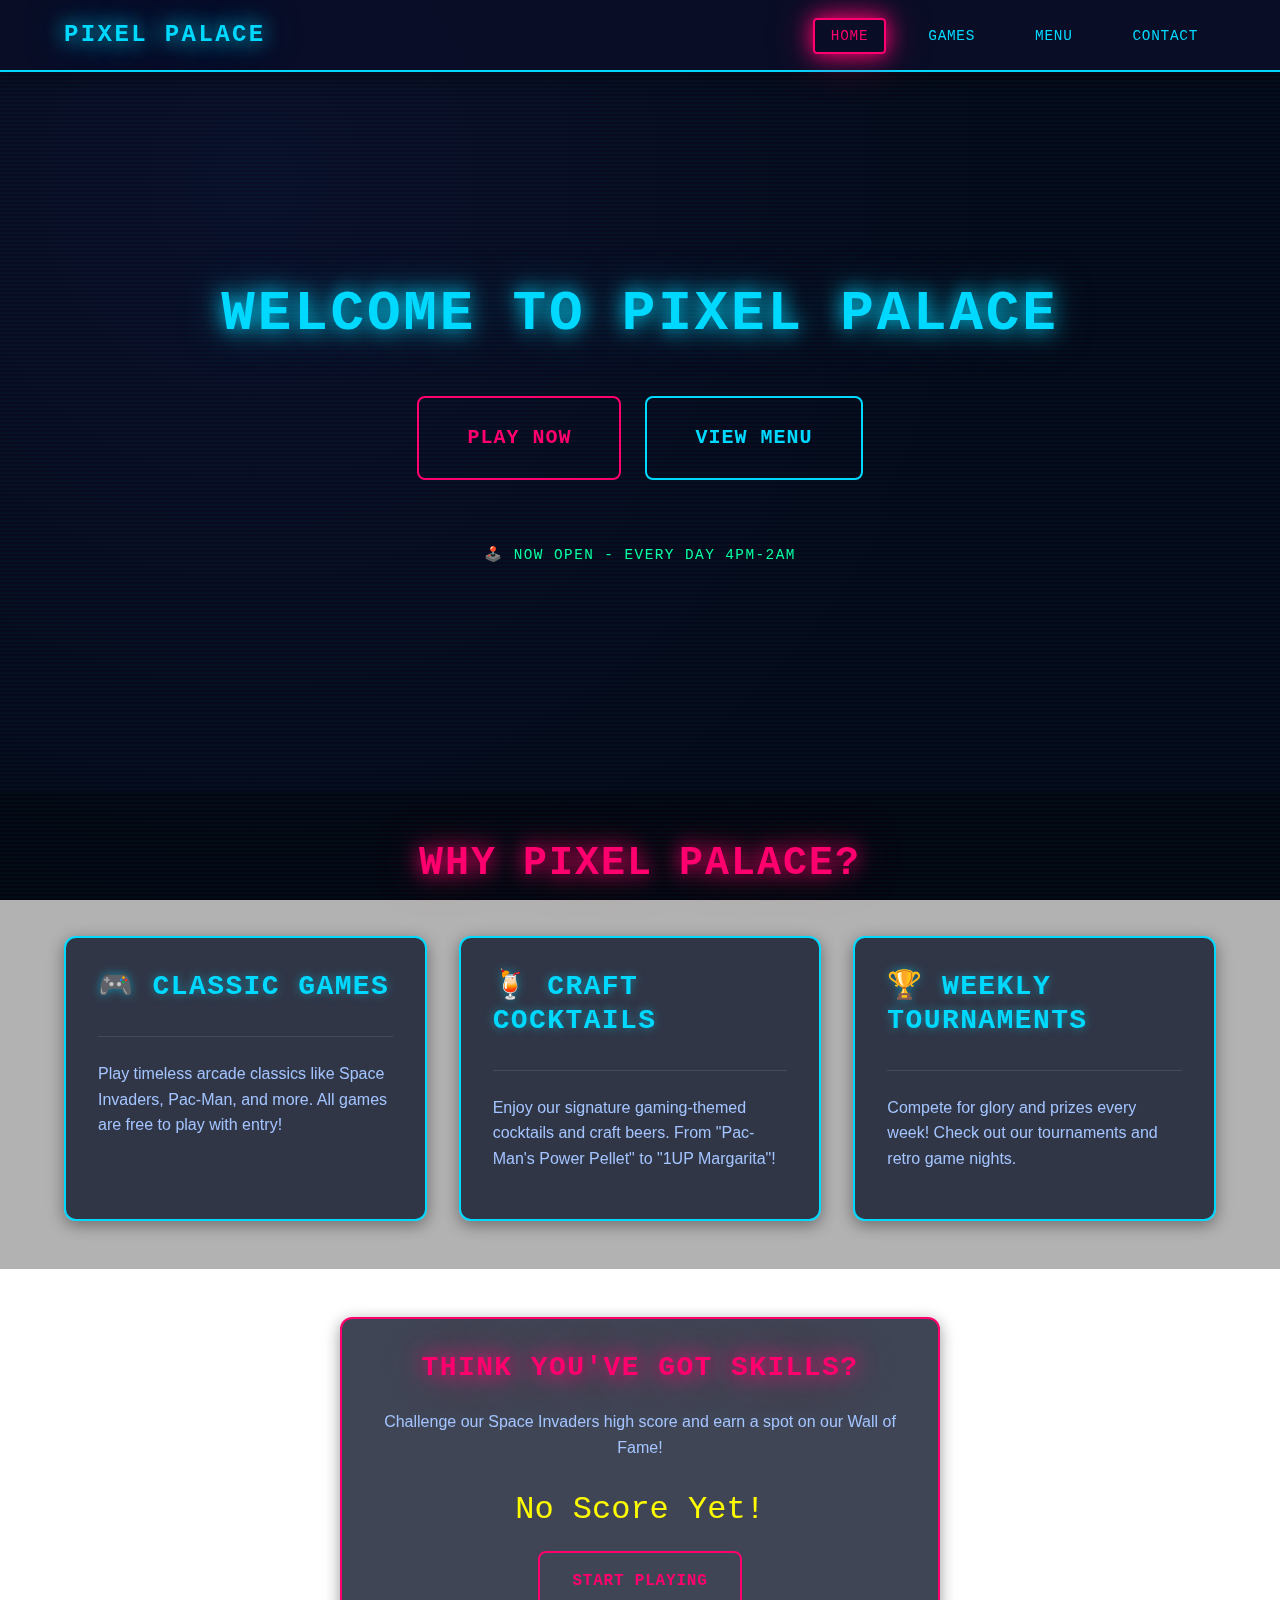
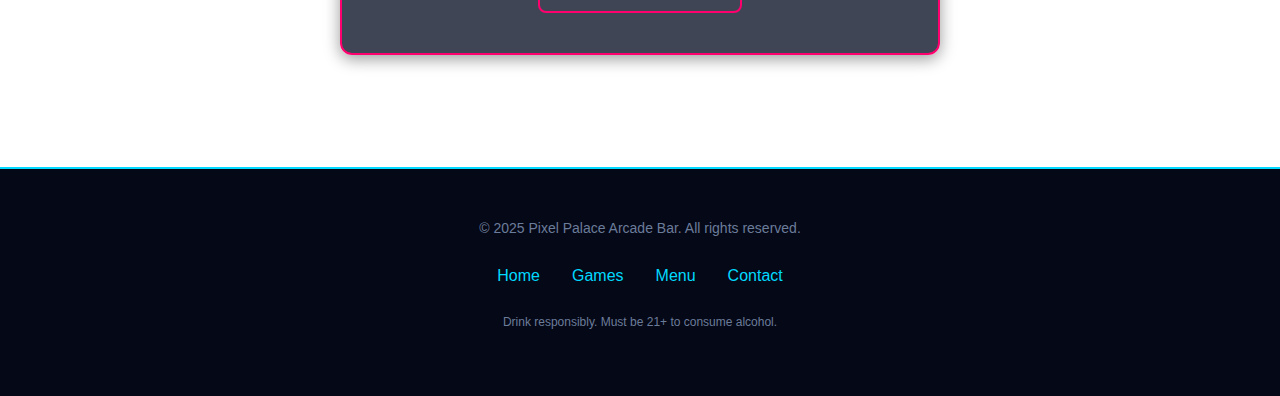
<file: index.html>
<!DOCTYPE html>
<html lang="en">
<head>
  <!-- Meta Tags -->
  <meta charset="UTF-8">
  <meta name="viewport" content="width=device-width, initial-scale=1.0">
  <meta name="description" content="Pixel Palace Arcade Bar - Your premier destination for retro gaming, craft drinks, and arcade tournaments. Play classic games, enjoy neon vibes, and compete for high scores!">
  <meta name="keywords" content="arcade bar, retro gaming, craft drinks, space invaders, tournaments, neon arcade">
  <meta name="author" content="Pixel Palace Arcade">
  
  <!-- Open Graph Tags -->
  <meta property="og:title" content="Pixel Palace Arcade Bar - Retro Gaming & Craft Drinks">
  <meta property="og:description" content="Experience the ultimate arcade bar with classic games, craft cocktails, and weekly tournaments. Join us for retro gaming nights!">
  <meta property="og:type" content="website">
  <meta property="og:url" content="https://pixelpalacearcade.com">
  <meta property="og:image" content="https://pixelpalacearcade.com/images/og-image.jpg">
  
  <!-- Title -->
  <title>Pixel Palace Arcade Bar - Retro Gaming & Craft Drinks</title>
  
  <!-- Stylesheets -->
  <link rel="stylesheet" href="css/main.css">
  
  <!-- Favicon -->
  <link rel="icon" type="image/png" href="favicon.png">
</head>
<body>
  
  <!-- Navigation -->
  <nav class="main-nav">
    <div class="nav-container">
      <a href="index.html" class="nav-logo">Pixel Palace</a>
      
      <button class="menu-toggle" aria-label="Toggle navigation menu" aria-expanded="false">
        <span></span>
        <span></span>
        <span></span>
      </button>
      
      <ul class="nav-links">
        <li><a href="index.html">Home</a></li>
        <li><a href="games.html">Games</a></li>
        <li><a href="menu.html">Menu</a></li>
        <li><a href="contact.html">Contact</a></li>
      </ul>
    </div>
  </nav>

  <!-- Hero Section -->
  <section class="section-hero">
    <div class="container text-center">
      <h1 class="animate-float">Welcome to Pixel Palace</h1>
      
      <div style="display: flex; gap: var(--spacing-md); justify-content: center; flex-wrap: wrap; margin-top: var(--spacing-xl);">
        <a href="games.html" class="btn btn-primary btn-large">Play Now</a>
        <a href="menu.html" class="btn btn-secondary btn-large">View Menu</a>
      </div>
      
      <div style="margin-top: var(--spacing-2xl);">
        <p style="font-family: var(--font-heading); font-size: 0.9rem; text-transform: uppercase; letter-spacing: 0.1em; color: var(--neon-green);">
          🕹️ Now Open - Every Day 4PM-2AM
        </p>
      </div>
    </div>
  </section>

  <!-- Features Section -->
  <section class="section" style="background: rgba(0, 0, 0, 0.3);">
    <div class="container">
      <h2 class="text-center mb-xl">Why Pixel Palace?</h2>
      
      <div class="grid grid-3">
        <div class="card">
          <div class="card-header">
            <h3 class="card-title">🎮 Classic Games</h3>
          </div>
          <div class="card-body">
            <p>Play timeless arcade classics like Space Invaders, Pac-Man, and more. All games are free to play with entry!</p>
          </div>
        </div>
        
        <div class="card">
          <div class="card-header">
            <h3 class="card-title">🍹 Craft Cocktails</h3>
          </div>
          <div class="card-body">
            <p>Enjoy our signature gaming-themed cocktails and craft beers. From "Pac-Man's Power Pellet" to "1UP Margarita"!</p>
          </div>
        </div>
        
        <div class="card">
          <div class="card-header">
            <h3 class="card-title">🏆 Weekly Tournaments</h3>
          </div>
          <div class="card-body">
            <p>Compete for glory and prizes every week! Check out our tournaments and retro game nights.</p>
          </div>
        </div>
      </div>
    </div>
  </section>

  <!-- High Score Callout -->
  <section class="section">
    <div class="container">
      <div class="card text-center" style="border-color: var(--neon-pink); max-width: 600px; margin: 0 auto;">
        <h3 style="color: var(--neon-pink); text-shadow: var(--glow-pink);">Think You've Got Skills?</h3>
        <p style="margin: var(--spacing-md) 0;">Challenge our Space Invaders high score and earn a spot on our Wall of Fame!</p>
        <p style="font-size: 2rem; font-family: var(--font-heading); color: var(--neon-yellow); margin: var(--spacing-sm) 0;" id="currentHighScore">
          Loading...
        </p>
        <a href="games.html" class="btn btn-primary">Start Playing</a>
      </div>
    </div>
  </section>

  <!-- Footer -->
  <footer class="main-footer">
    <div class="footer-content">
      <p class="footer-text">&copy; 2025 Pixel Palace Arcade Bar. All rights reserved.</p>
      <ul class="footer-links">
        <li><a href="index.html">Home</a></li>
        <li><a href="games.html">Games</a></li>
        <li><a href="menu.html">Menu</a></li>
        <li><a href="contact.html">Contact</a></li>
      </ul>
      <p class="footer-text" style="margin-top: var(--spacing-md); font-size: 0.75rem;">
        Drink responsibly. Must be 21+ to consume alcohol.
      </p>
    </div>
  </footer>

  <!-- Scripts -->
  <script src="js/storage.js"></script>
  <script src="js/navigation.js"></script>
  <script src="js/analytics.js"></script>
  <script>
    // Display current high score on home page
    document.addEventListener('DOMContentLoaded', () => {
      const highScoreEl = document.getElementById('currentHighScore');
      if (highScoreEl && typeof StorageManager !== 'undefined') {
        const highScore = StorageManager.getHighScore();
        highScoreEl.textContent = highScore > 0 ? highScore.toLocaleString() : 'No Score Yet!';
      }
    });
  </script>
</body>
</html>
</file>
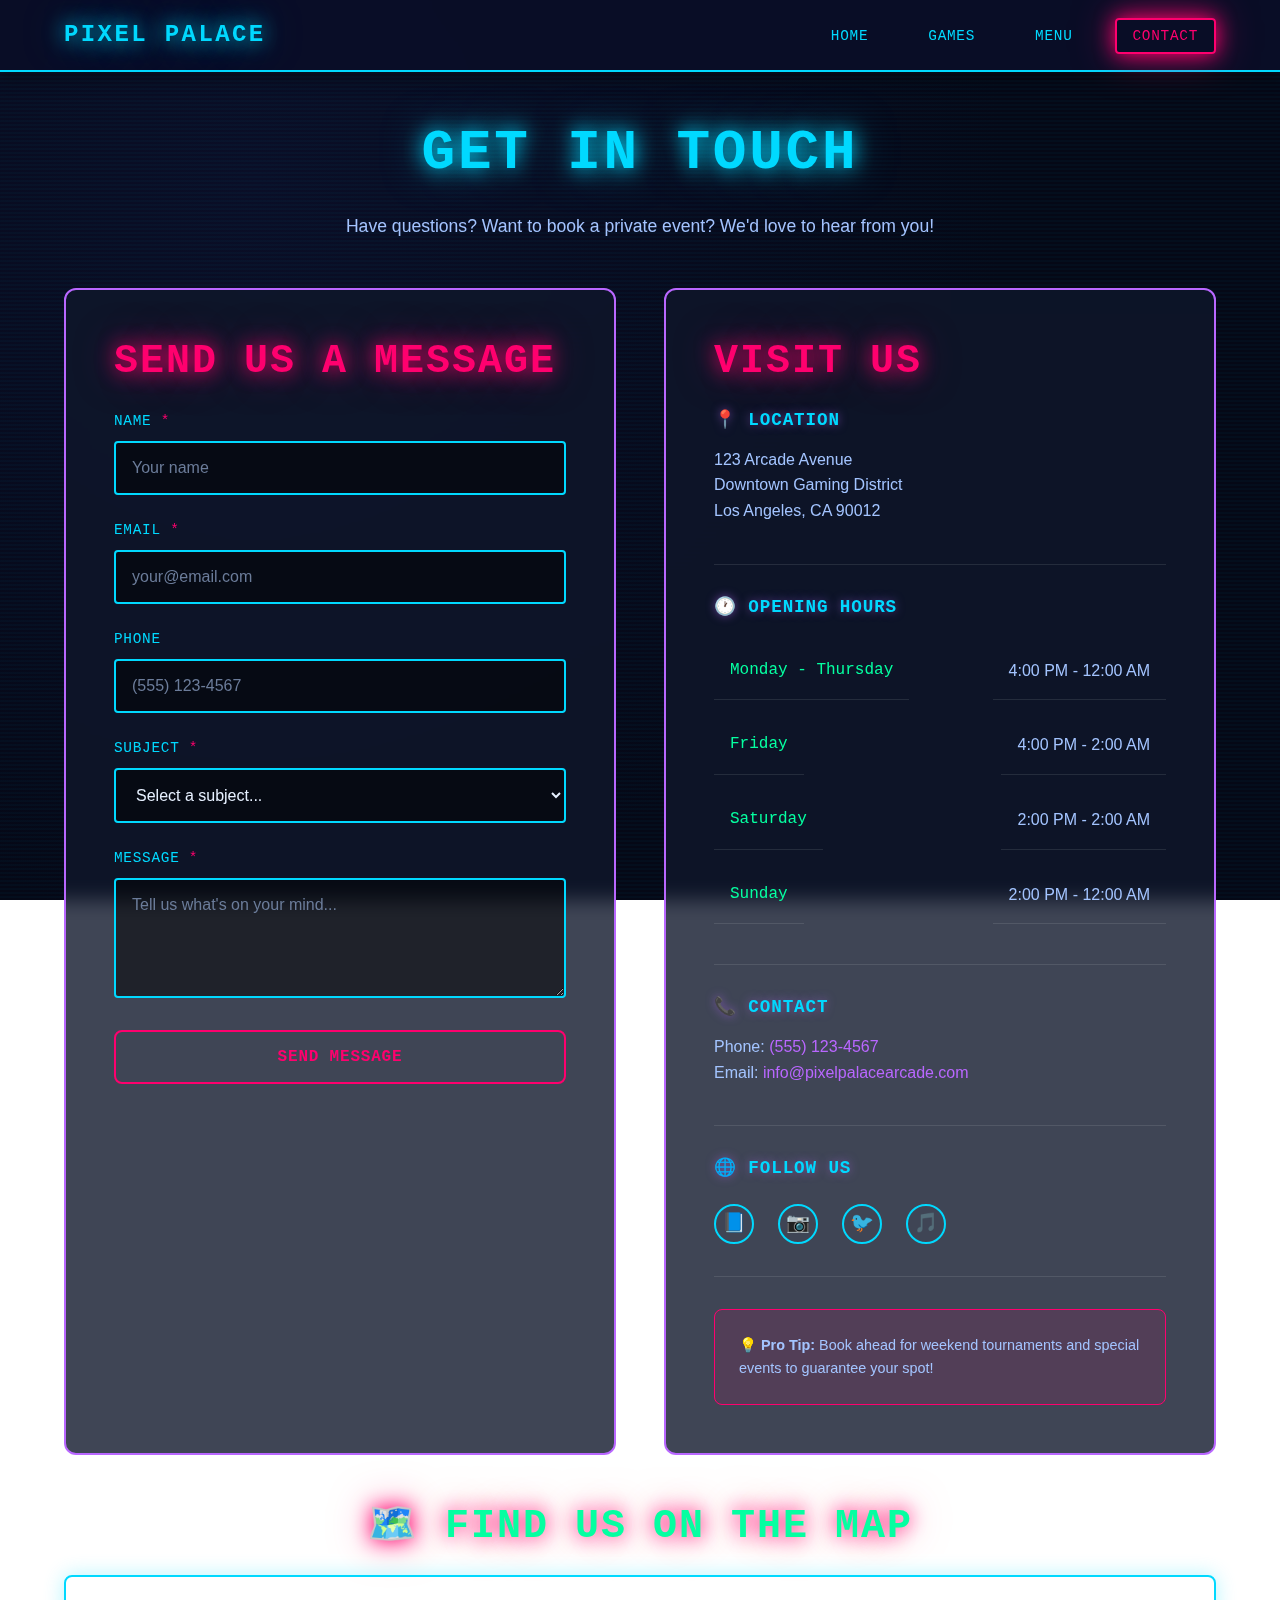
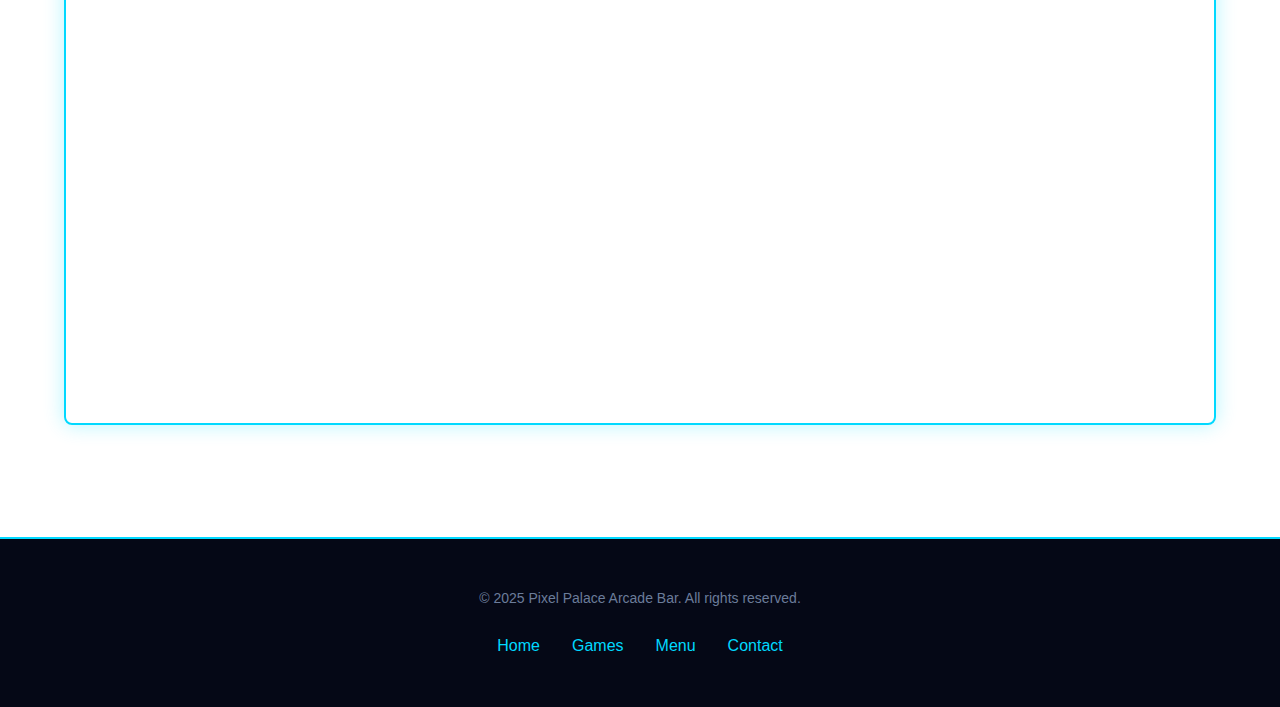
<file: contact.html>
<!DOCTYPE html>
<html lang="en">
<head>
  <!-- Meta Tags -->
  <meta charset="UTF-8">
  <meta name="viewport" content="width=device-width, initial-scale=1.0">
  <meta name="description" content="Contact Pixel Palace Arcade Bar. Get in touch for reservations, private events, or questions. Find our location and opening hours.">
  <meta name="keywords" content="arcade bar contact, reservations, location, hours">
  
  <!-- Open Graph Tags -->
  <meta property="og:title" content="Contact - Pixel Palace Arcade Bar">
  <meta property="og:description" content="Get in touch with Pixel Palace for reservations, events, or inquiries!">
  <meta property="og:type" content="website">
  
  <!-- Title -->
  <title>Contact - Pixel Palace Arcade Bar</title>
  
  <!-- Stylesheets -->
  <link rel="stylesheet" href="css/main.css">
  <style>
    .contact-grid {
      display: grid;
      grid-template-columns: 1fr 1fr;
      gap: var(--spacing-xl);
      margin-top: var(--spacing-xl);
    }

    .contact-form-section,
    .contact-info-section {
      background: var(--bg-card);
      border: 2px solid var(--neon-purple);
      border-radius: var(--radius-lg);
      padding: var(--spacing-xl);
      backdrop-filter: blur(10px);
    }

    .contact-form-section h2,
    .contact-info-section h2 {
      margin-top: 0;
    }

    .form-group {
      margin-bottom: var(--spacing-md);
    }

    .form-label {
      display: block;
      font-family: var(--font-heading);
      font-size: 0.9rem;
      text-transform: uppercase;
      letter-spacing: 0.05em;
      color: var(--neon-blue);
      margin-bottom: var(--spacing-xs);
    }

    .form-label .required {
      color: var(--neon-pink);
    }

    .form-control {
      width: 100%;
      padding: var(--spacing-sm);
      font-family: var(--font-body);
      font-size: 1rem;
      background: rgba(0, 0, 0, 0.5);
      border: 2px solid var(--neon-blue);
      border-radius: var(--radius-sm);
      color: var(--text-primary);
      transition: all var(--transition-fast);
    }

    .form-control:focus {
      outline: none;
      border-color: var(--neon-purple);
      box-shadow: 0 0 15px rgba(185, 103, 255, 0.5);
    }

    .form-control.error {
      border-color: var(--neon-pink);
    }

    .form-control::placeholder {
      color: var(--text-muted);
    }

    .form-error {
      display: block;
      margin-top: var(--spacing-xs);
      font-size: 0.875rem;
      color: var(--neon-pink);
      font-family: var(--font-heading);
    }

    textarea.form-control {
      resize: vertical;
      min-height: 120px;
      font-family: var(--font-body);
    }

    .form-success {
      background: rgba(5, 255, 161, 0.1);
      border: 2px solid var(--neon-green);
      border-radius: var(--radius-md);
      padding: var(--spacing-md);
      color: var(--neon-green);
      text-align: center;
      margin-bottom: var(--spacing-md);
      display: none;
    }

    .form-success.show {
      display: block;
    }

    .info-item {
      margin-bottom: var(--spacing-lg);
      padding-bottom: var(--spacing-lg);
      border-bottom: 1px solid rgba(255, 255, 255, 0.1);
    }

    .info-item:last-child {
      border-bottom: none;
      margin-bottom: 0;
      padding-bottom: 0;
    }

    .info-item h3 {
      font-size: 1.1rem;
      margin-bottom: var(--spacing-sm);
      color: var(--neon-blue);
    }

    .info-item p {
      color: var(--text-secondary);
      margin-bottom: var(--spacing-xs);
    }

    .info-item a {
      color: var(--neon-purple);
    }

    .hours-table {
      width: 100%;
      margin-top: var(--spacing-sm);
    }

    .hours-table tr {
      display: flex;
      justify-content: space-between;
      padding: var(--spacing-xs) 0;
    }

    .hours-table td:first-child {
      font-family: var(--font-heading);
      color: var(--neon-green);
    }

    .hours-table td:last-child {
      color: var(--text-secondary);
    }

    .social-links {
      display: flex;
      gap: var(--spacing-md);
      margin-top: var(--spacing-md);
    }

    .social-link {
      display: inline-flex;
      align-items: center;
      justify-content: center;
      width: 40px;
      height: 40px;
      border: 2px solid var(--neon-blue);
      border-radius: 50%;
      font-size: 1.2rem;
      transition: all var(--transition-fast);
    }

    .social-link:hover {
      border-color: var(--neon-pink);
      box-shadow: var(--glow-pink);
      transform: translateY(-3px);
    }

    .map-section {
      margin-top: var(--spacing-xl);
    }

    .map-section h2 {
      margin-top: 0;
      margin-bottom: var(--spacing-md);
      color: var(--neon-green);
      text-align: center;
    }

    .map-container {
      position: relative;
      width: 100%;
      height: 450px;
      border-radius: var(--radius-md);
      overflow: hidden;
      border: 2px solid var(--neon-blue);
      box-shadow: 0 0 20px rgba(0, 225, 255, 0.3);
    }

    .map-container iframe {
      width: 100%;
      height: 100%;
      border: 0;
      filter: brightness(0.9) contrast(1.1) saturate(0.8);
    }

    @media (max-width: 768px) {
      .contact-grid {
        grid-template-columns: 1fr;
      }

      .map-container {
        height: 350px;
      }
    }
  </style>
</head>
<body>
  
  <!-- Navigation -->
  <nav class="main-nav">
    <div class="nav-container">
      <a href="index.html" class="nav-logo">Pixel Palace</a>
      
      <button class="menu-toggle" aria-label="Toggle navigation menu" aria-expanded="false">
        <span></span>
        <span></span>
        <span></span>
      </button>
      
      <ul class="nav-links">
        <li><a href="index.html">Home</a></li>
        <li><a href="games.html">Games</a></li>
        <li><a href="menu.html">Menu</a></li>
        <li><a href="contact.html">Contact</a></li>
      </ul>
    </div>
  </nav>

  <!-- Main Content -->
  <main class="section">
    <div class="container">
      <h1 class="text-center mb-md">Get In Touch</h1>
      <p class="text-center mb-xl" style="color: var(--text-secondary); font-size: 1.1rem; max-width: 700px; margin-left: auto; margin-right: auto;">
        Have questions? Want to book a private event? We'd love to hear from you!
      </p>

      <div class="contact-grid">
        <!-- Contact Form -->
        <div class="contact-form-section">
          <h2>Send Us a Message</h2>
          
          <div class="form-success" id="formSuccess">
            ✓ Message sent successfully! We'll get back to you within 24 hours.
          </div>

          <form id="contactForm" novalidate>
            <div class="form-group">
              <label for="name" class="form-label">
                Name <span class="required">*</span>
              </label>
              <input 
                type="text" 
                id="name" 
                name="name" 
                class="form-control" 
                placeholder="Your name"
                required
              >
              <span class="form-error" id="nameError"></span>
            </div>

            <div class="form-group">
              <label for="email" class="form-label">
                Email <span class="required">*</span>
              </label>
              <input 
                type="email" 
                id="email" 
                name="email" 
                class="form-control" 
                placeholder="your@email.com"
                required
              >
              <span class="form-error" id="emailError"></span>
            </div>

            <div class="form-group">
              <label for="phone" class="form-label">
                Phone
              </label>
              <input 
                type="tel" 
                id="phone" 
                name="phone" 
                class="form-control" 
                placeholder="(555) 123-4567"
              >
              <span class="form-error" id="phoneError"></span>
            </div>

            <div class="form-group">
              <label for="subject" class="form-label">
                Subject <span class="required">*</span>
              </label>
              <select id="subject" name="subject" class="form-control" required>
                <option value="">Select a subject...</option>
                <option value="general">General Inquiry</option>
                <option value="reservation">Reservation</option>
                <option value="private-event">Private Event</option>
                <option value="tournament">Tournament Info</option>
                <option value="feedback">Feedback</option>
                <option value="other">Other</option>
              </select>
              <span class="form-error" id="subjectError"></span>
            </div>

            <div class="form-group">
              <label for="message" class="form-label">
                Message <span class="required">*</span>
              </label>
              <textarea 
                id="message" 
                name="message" 
                class="form-control" 
                placeholder="Tell us what's on your mind..."
                required
              ></textarea>
              <span class="form-error" id="messageError"></span>
            </div>

            <button type="submit" class="btn btn-primary" style="width: 100%;">
              Send Message
            </button>
          </form>
        </div>

        <!-- Contact Information -->
        <div class="contact-info-section">
          <h2>Visit Us</h2>

          <div class="info-item">
            <h3>📍 Location</h3>
            <p>
              123 Arcade Avenue<br>
              Downtown Gaming District<br>
              Los Angeles, CA 90012
            </p>
          </div>

          <div class="info-item">
            <h3>🕐 Opening Hours</h3>
            <table class="hours-table">
              <tr>
                <td>Monday - Thursday</td>
                <td>4:00 PM - 12:00 AM</td>
              </tr>
              <tr>
                <td>Friday</td>
                <td>4:00 PM - 2:00 AM</td>
              </tr>
              <tr>
                <td>Saturday</td>
                <td>2:00 PM - 2:00 AM</td>
              </tr>
              <tr>
                <td>Sunday</td>
                <td>2:00 PM - 12:00 AM</td>
              </tr>
            </table>
          </div>

          <div class="info-item">
            <h3>📞 Contact</h3>
            <p>
              Phone: <a href="tel:+15551234567">(555) 123-4567</a><br>
              Email: <a href="mailto:info@pixelpalacearcade.com">info@pixelpalacearcade.com</a>
            </p>
          </div>

          <div class="info-item">
            <h3>🌐 Follow Us</h3>
            <div class="social-links">
              <a href="#" class="social-link" aria-label="Facebook" title="Facebook">📘</a>
              <a href="#" class="social-link" aria-label="Instagram" title="Instagram">📷</a>
              <a href="#" class="social-link" aria-label="Twitter" title="Twitter">🐦</a>
              <a href="#" class="social-link" aria-label="TikTok" title="TikTok">🎵</a>
            </div>
          </div>

          <div class="info-item" style="background: rgba(255, 0, 110, 0.1); border: 1px solid var(--neon-pink); border-radius: var(--radius-md); padding: var(--spacing-md); margin-top: var(--spacing-lg);">
            <p style="margin: 0; font-size: 0.9rem;">
              💡 <strong>Pro Tip:</strong> Book ahead for weekend tournaments and special events to guarantee your spot!
            </p>
          </div>
        </div>
      </div>

      <!-- Map Section -->
      <div class="map-section">
        <h2>🗺️ Find Us on the Map</h2>
        <div class="map-container">
          <iframe 
            src="https://www.google.com/maps/embed?pb=!1m18!1m12!1m3!1d3305.419928373784!2d-118.24565892347437!3d34.05223561826247!2m3!1f0!2f0!3f0!3m2!1i1024!2i768!4f13.1!3m3!1m2!1s0x80c2c7b1e3c9c9c9%3A0x1234567890abcdef!2s123%20Arcade%20Avenue%2C%20Los%20Angeles%2C%20CA%2090012!5e0!3m2!1sen!2sus!4v1234567890123!5m2!1sen!2sus"
            allowfullscreen=""
            loading="lazy"
            referrerpolicy="no-referrer-when-downgrade"
            title="Pixel Palace Arcade Bar Location Map"
            aria-label="Map showing the location of Pixel Palace Arcade Bar at 123 Arcade Avenue, Los Angeles">
          </iframe>
        </div>
      </div>
    </div>
  </main>

  <!-- Footer -->
  <footer class="main-footer">
    <div class="footer-content">
      <p class="footer-text">&copy; 2025 Pixel Palace Arcade Bar. All rights reserved.</p>
      <ul class="footer-links">
        <li><a href="index.html">Home</a></li>
        <li><a href="games.html">Games</a></li>
        <li><a href="menu.html">Menu</a></li>
        <li><a href="contact.html">Contact</a></li>
      </ul>
    </div>
  </footer>

  <!-- Scripts -->
  <script src="js/storage.js"></script>
  <script src="js/navigation.js"></script>
  <script src="js/analytics.js"></script>
  <script>
    // Contact form validation and handling
    (function() {
      'use strict';

      const form = document.getElementById('contactForm');
      const formSuccess = document.getElementById('formSuccess');

      // Validation rules
      const validationRules = {
        name: {
          required: true,
          minLength: 2,
          message: 'Please enter your name (at least 2 characters)'
        },
        email: {
          required: true,
          pattern: /^[^\s@]+@[^\s@]+\.[^\s@]+$/,
          message: 'Please enter a valid email address'
        },
        phone: {
          required: false,
          pattern: /^[\d\s\-\(\)]+$/,
          message: 'Please enter a valid phone number'
        },
        subject: {
          required: true,
          message: 'Please select a subject'
        },
        message: {
          required: true,
          minLength: 10,
          message: 'Please enter a message (at least 10 characters)'
        }
      };

      // Validate field
      function validateField(fieldName, value) {
        const rules = validationRules[fieldName];
        if (!rules) return { valid: true };

        // Required check
        if (rules.required && !value.trim()) {
          return { valid: false, message: rules.message };
        }

        // Skip other validations if field is optional and empty
        if (!rules.required && !value.trim()) {
          return { valid: true };
        }

        // Min length check
        if (rules.minLength && value.trim().length < rules.minLength) {
          return { valid: false, message: rules.message };
        }

        // Pattern check
        if (rules.pattern && !rules.pattern.test(value.trim())) {
          return { valid: false, message: rules.message };
        }

        return { valid: true };
      }

      // Show error
      function showError(fieldName, message) {
        const field = document.getElementById(fieldName);
        const errorEl = document.getElementById(`${fieldName}Error`);
        
        if (field) field.classList.add('error');
        if (errorEl) errorEl.textContent = message;
      }

      // Clear error
      function clearError(fieldName) {
        const field = document.getElementById(fieldName);
        const errorEl = document.getElementById(`${fieldName}Error`);
        
        if (field) field.classList.remove('error');
        if (errorEl) errorEl.textContent = '';
      }

      // Validate all fields
      function validateForm() {
        let isValid = true;
        const formData = new FormData(form);

        Object.keys(validationRules).forEach(fieldName => {
          const value = formData.get(fieldName) || '';
          const validation = validateField(fieldName, value);

          if (!validation.valid) {
            showError(fieldName, validation.message);
            isValid = false;
          } else {
            clearError(fieldName);
          }
        });

        return isValid;
      }

      // Real-time validation
      Object.keys(validationRules).forEach(fieldName => {
        const field = document.getElementById(fieldName);
        if (!field) return;

        field.addEventListener('blur', () => {
          const validation = validateField(fieldName, field.value);
          if (!validation.valid) {
            showError(fieldName, validation.message);
          } else {
            clearError(fieldName);
          }
        });

        field.addEventListener('input', () => {
          // Clear error on input if field was previously invalid
          const errorEl = document.getElementById(`${fieldName}Error`);
          if (errorEl && errorEl.textContent) {
            clearError(fieldName);
          }
        });
      });

      // Form submission
      form.addEventListener('submit', (e) => {
        e.preventDefault();

        // Validate form
        if (!validateForm()) {
          // Scroll to first error
          const firstError = form.querySelector('.form-control.error');
          if (firstError) {
            firstError.scrollIntoView({ behavior: 'smooth', block: 'center' });
            firstError.focus();
          }
          return;
        }

        // Get form data
        const formData = new FormData(form);
        const data = Object.fromEntries(formData.entries());

        // In production, this would send to a server
        console.log('Form submitted:', data);

        // Track form submission
        if (typeof window.trackEvent === 'function') {
          window.trackEvent('contact_form_submit', {
            subject: data.subject
          });
        }

        // Show success message
        formSuccess.classList.add('show');
        form.reset();

        // Scroll to success message
        formSuccess.scrollIntoView({ behavior: 'smooth', block: 'center' });

        // Hide success message after 5 seconds
        setTimeout(() => {
          formSuccess.classList.remove('show');
        }, 5000);
      });
    })();
  </script>
</body>
</html>
</file>
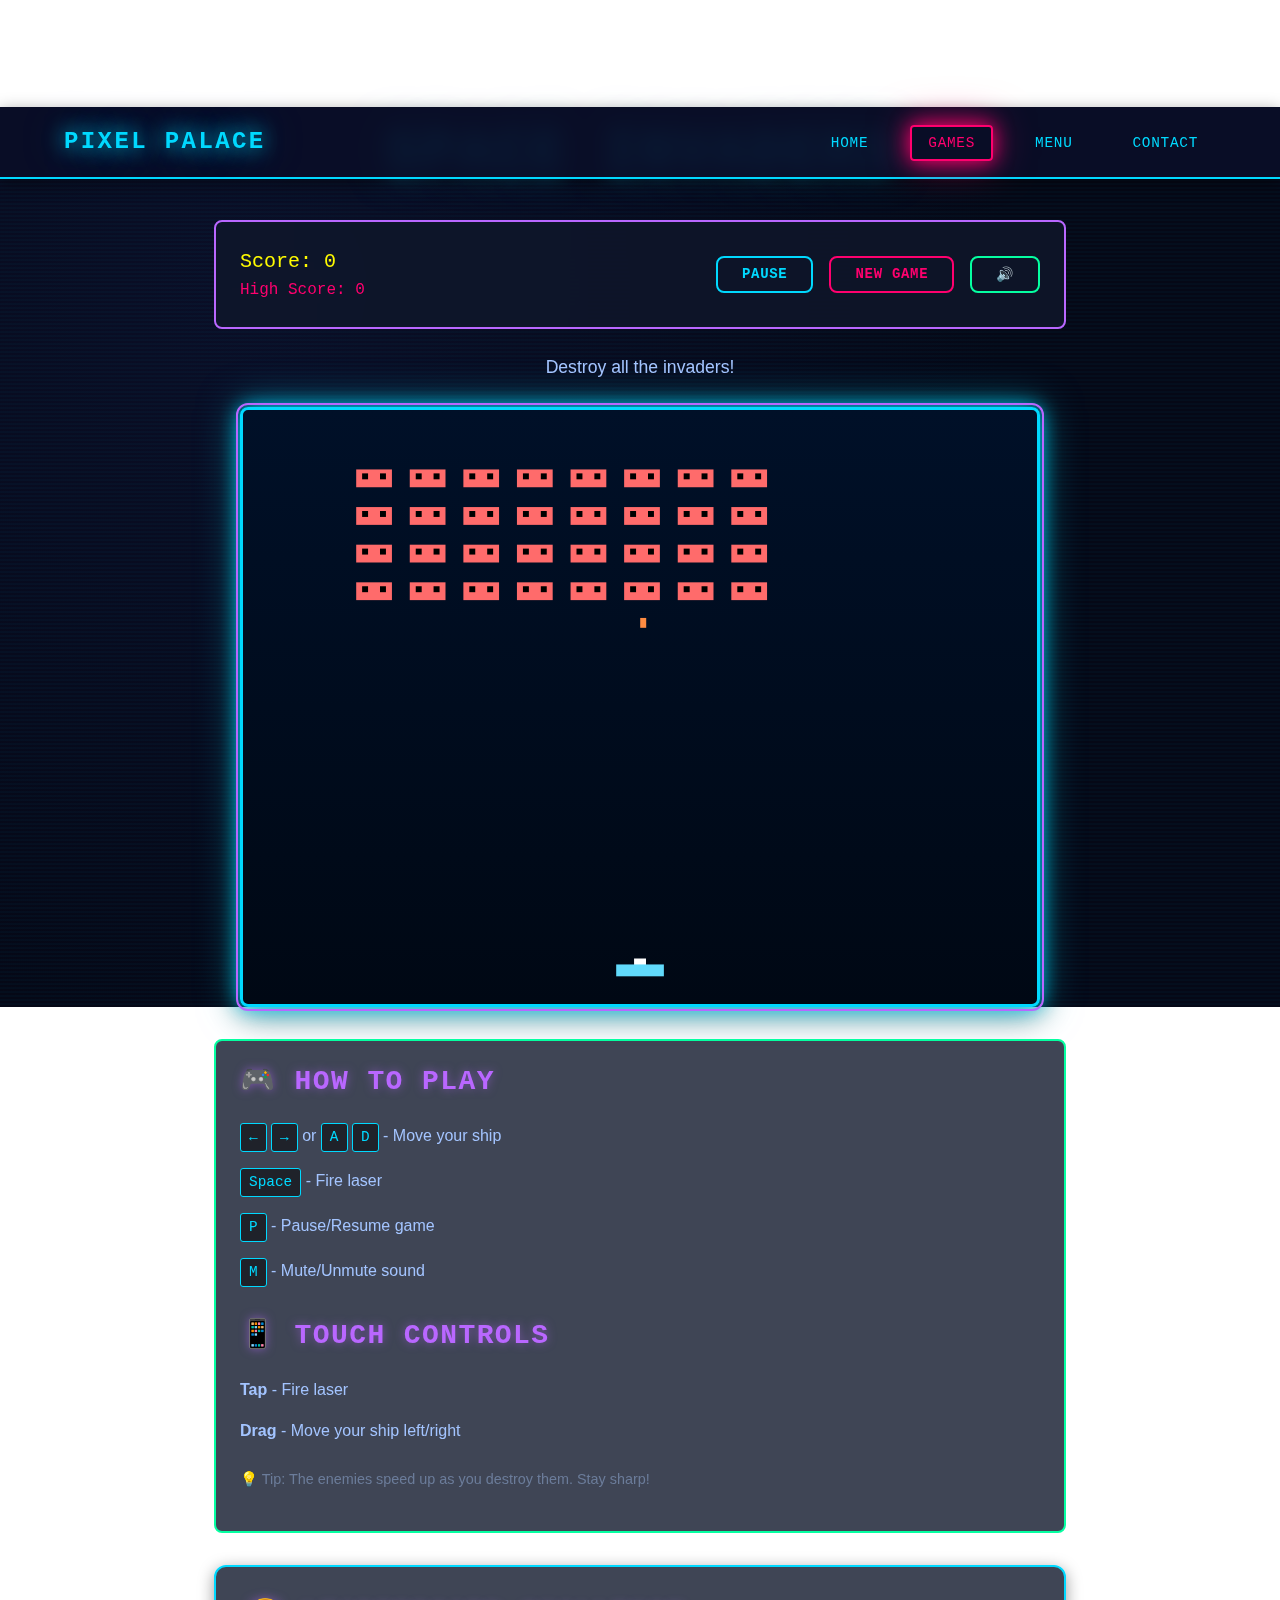
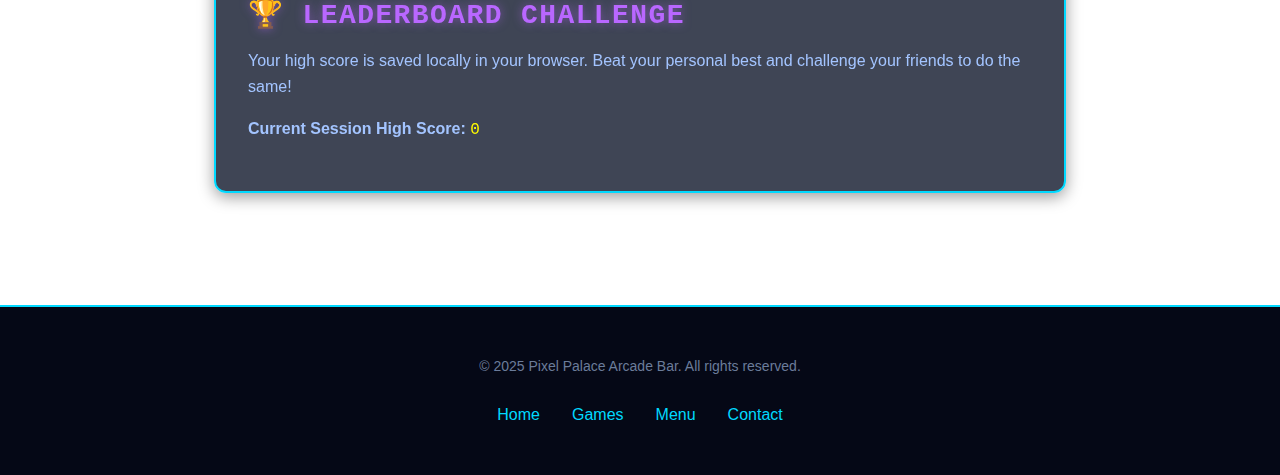
<file: games.html>
<!DOCTYPE html>
<html lang="en">
<head>
  <!-- Meta Tags -->
  <meta charset="UTF-8">
  <meta name="viewport" content="width=device-width, initial-scale=1.0">
  <meta name="description" content="Play Space Invaders and other classic arcade games at Pixel Palace. Test your skills and climb the leaderboard!">
  <meta name="keywords" content="space invaders, arcade games, online games, retro gaming">
  
  <!-- Open Graph Tags -->
  <meta property="og:title" content="Play Games - Pixel Palace Arcade Bar">
  <meta property="og:description" content="Play Space Invaders and compete for high scores at Pixel Palace Arcade Bar!">
  <meta property="og:type" content="website">
  
  <!-- Title -->
  <title>Play Games - Pixel Palace Arcade Bar</title>
  
  <!-- Stylesheets -->
  <link rel="stylesheet" href="css/main.css">
  <style>
    .game-container {
      max-width: 900px;
      margin: 0 auto;
    }

    .game-hud {
      display: flex;
      justify-content: space-between;
      align-items: center;
      flex-wrap: wrap;
      gap: var(--spacing-sm);
      margin-bottom: var(--spacing-md);
      padding: var(--spacing-md);
      background: var(--bg-card);
      border: 2px solid var(--neon-purple);
      border-radius: var(--radius-md);
      backdrop-filter: blur(10px);
    }

    .score-display {
      font-family: var(--font-heading);
      font-size: 1.25rem;
      color: var(--neon-yellow);
    }

    .high-score-display {
      font-family: var(--font-heading);
      font-size: 1rem;
      color: var(--neon-pink);
    }

    .game-controls {
      display: flex;
      gap: var(--spacing-sm);
      flex-wrap: wrap;
    }

    #gameCanvas {
      display: block;
      width: 100%;
      max-width: 800px;
      height: auto;
      aspect-ratio: 4 / 3;
      margin: 0 auto var(--spacing-md);
      background: linear-gradient(#001028, #000814);
      border: 3px solid var(--neon-blue);
      border-radius: var(--radius-md);
      box-shadow: var(--glow-blue), var(--shadow-lg);
      cursor: crosshair;
    }

    .game-message {
      text-align: center;
      font-size: 1.1rem;
      color: var(--text-secondary);
      margin-bottom: var(--spacing-md);
      min-height: 30px;
    }

    .game-message.win {
      color: var(--neon-green);
      font-weight: 700;
      text-shadow: var(--glow-green);
    }

    .game-message.lose {
      color: var(--neon-pink);
      font-weight: 700;
      text-shadow: var(--glow-pink);
    }

    .game-instructions {
      background: var(--bg-card);
      border: 2px solid var(--neon-green);
      border-radius: var(--radius-md);
      padding: var(--spacing-md);
      margin-top: var(--spacing-lg);
    }

    .game-instructions h3 {
      margin-bottom: var(--spacing-sm);
    }

    .game-instructions ul {
      list-style: none;
      padding: 0;
    }

    .game-instructions li {
      padding: var(--spacing-xs) 0;
      color: var(--text-secondary);
    }

    .game-instructions kbd {
      display: inline-block;
      padding: 2px 8px;
      background: rgba(0, 0, 0, 0.5);
      border: 1px solid var(--neon-blue);
      border-radius: 3px;
      font-family: var(--font-heading);
      font-size: 0.9em;
      color: var(--neon-blue);
    }

    @media (max-width: 768px) {
      .game-hud {
        flex-direction: column;
        text-align: center;
      }

      .game-controls {
        justify-content: center;
      }

      #gameCanvas {
        border-width: 2px;
      }
    }
  </style>
</head>
<body>
  
  <!-- Navigation -->
  <nav class="main-nav">
    <div class="nav-container">
      <a href="index.html" class="nav-logo">Pixel Palace</a>
      
      <button class="menu-toggle" aria-label="Toggle navigation menu" aria-expanded="false">
        <span></span>
        <span></span>
        <span></span>
      </button>
      
      <ul class="nav-links">
        <li><a href="index.html">Home</a></li>
        <li><a href="games.html">Games</a></li>
        <li><a href="menu.html">Menu</a></li>
        <li><a href="contact.html">Contact</a></li>
      </ul>
    </div>
  </nav>

  <!-- Main Content -->
  <main class="section">
    <div class="container game-container">
      <h1 class="text-center mb-lg">Space Invaders</h1>

      <!-- Game HUD -->
      <div class="game-hud">
        <div>
          <div class="score-display" id="score">Score: 0</div>
          <div class="high-score-display" id="highScore">High Score: 0</div>
        </div>
        
        <div class="game-controls">
          <button id="pauseBtn" class="btn btn-secondary btn-small">
            <span id="pauseText">Pause</span>
          </button>
          <button id="resetBtn" class="btn btn-primary btn-small">New Game</button>
          <button id="muteBtn" class="btn btn-small" style="border-color: var(--neon-green); color: var(--neon-green);" aria-pressed="false">
            🔊
          </button>
        </div>
      </div>

      <!-- Game Message -->
      <div class="game-message" id="message">Destroy all the invaders!</div>

      <!-- Game Canvas -->
      <canvas id="gameCanvas" width="800" height="600" tabindex="0" aria-label="Space Invaders Game"></canvas>

      <!-- Instructions -->
      <div class="game-instructions">
        <h3>🎮 How to Play</h3>
        <ul>
          <li><kbd>←</kbd> <kbd>→</kbd> or <kbd>A</kbd> <kbd>D</kbd> - Move your ship</li>
          <li><kbd>Space</kbd> - Fire laser</li>
          <li><kbd>P</kbd> - Pause/Resume game</li>
          <li><kbd>M</kbd> - Mute/Unmute sound</li>
        </ul>
        <h3 style="margin-top: var(--spacing-md);">📱 Touch Controls</h3>
        <ul>
          <li><strong>Tap</strong> - Fire laser</li>
          <li><strong>Drag</strong> - Move your ship left/right</li>
        </ul>
        <p style="margin-top: var(--spacing-sm); color: var(--text-muted); font-size: 0.9rem;">
          💡 Tip: The enemies speed up as you destroy them. Stay sharp!
        </p>
      </div>

      <!-- Additional Info -->
      <div class="card mt-lg">
        <h3>🏆 Leaderboard Challenge</h3>
        <p>Your high score is saved locally in your browser. Beat your personal best and challenge your friends to do the same!</p>
        <p style="margin-top: var(--spacing-sm);">
          <strong>Current Session High Score:</strong> 
          <span id="sessionHigh" style="color: var(--neon-yellow); font-family: var(--font-heading);">0</span>
        </p>
      </div>
    </div>
  </main>

  <!-- Footer -->
  <footer class="main-footer">
    <div class="footer-content">
      <p class="footer-text">&copy; 2025 Pixel Palace Arcade Bar. All rights reserved.</p>
      <ul class="footer-links">
        <li><a href="index.html">Home</a></li>
        <li><a href="games.html">Games</a></li>
        <li><a href="menu.html">Menu</a></li>
        <li><a href="contact.html">Contact</a></li>
      </ul>
    </div>
  </footer>

  <!-- Scripts -->
  <script src="js/storage.js"></script>
  <script src="js/navigation.js"></script>
  <script src="js/game-module.js"></script>
  <script src="js/analytics.js"></script>
  <script>
    // Game UI Controller
    (function() {
      'use strict';

      const pauseBtn = document.getElementById('pauseBtn');
      const pauseText = document.getElementById('pauseText');
      const resetBtn = document.getElementById('resetBtn');
      const muteBtn = document.getElementById('muteBtn');
      const highScoreEl = document.getElementById('highScore');
      const sessionHighEl = document.getElementById('sessionHigh');
      const messageEl = document.getElementById('message');

      let sessionHighScore = 0;

      // Initialize game
      SpaceInvadersGame.init('gameCanvas', 'score', 'message');

      // Display stored high score
      const storedHighScore = StorageManager.getHighScore();
      if (highScoreEl) {
        highScoreEl.textContent = `High Score: ${storedHighScore.toLocaleString()}`;
      }

      // Pause/Resume button
      if (pauseBtn) {
        pauseBtn.addEventListener('click', () => {
          SpaceInvadersGame.togglePause();
        });
      }

      // Reset button
      if (resetBtn) {
        resetBtn.addEventListener('click', () => {
          SpaceInvadersGame.reset();
          if (messageEl) {
            messageEl.textContent = 'Destroy all the invaders!';
            messageEl.className = 'game-message';
          }
          
          // Track game restart
          if (typeof window.trackEvent === 'function') {
            window.trackEvent('game_restart', { game: 'space_invaders' });
          }
        });
      }

      // Mute button
      if (muteBtn) {
        muteBtn.addEventListener('click', () => {
          SpaceInvadersGame.toggleMute();
        });
      }

      // Listen for game events
      window.addEventListener('gamePause', (e) => {
        const isPaused = e.detail.paused;
        if (pauseText) {
          pauseText.textContent = isPaused ? 'Resume' : 'Pause';
        }
      });

      window.addEventListener('gameMute', (e) => {
        const isMuted = e.detail.muted;
        if (muteBtn) {
          muteBtn.textContent = isMuted ? '🔇' : '🔊';
          muteBtn.setAttribute('aria-pressed', isMuted ? 'true' : 'false');
        }
      });

      window.addEventListener('gameEnd', (e) => {
        const { score, isWin, message } = e.detail;
        
        // Update session high score
        if (score > sessionHighScore) {
          sessionHighScore = score;
          if (sessionHighEl) {
            sessionHighEl.textContent = score.toLocaleString();
          }
        }

        // Update stored high score display
        const currentHighScore = StorageManager.getHighScore();
        if (highScoreEl) {
          highScoreEl.textContent = `High Score: ${currentHighScore.toLocaleString()}`;
        }

        // Style message based on outcome
        if (messageEl) {
          messageEl.className = isWin ? 'game-message win' : 'game-message lose';
        }

        // Track game completion
        if (typeof window.trackEvent === 'function') {
          window.trackEvent('game_complete', {
            game: 'space_invaders',
            score: score,
            outcome: isWin ? 'win' : 'lose'
          });
        }
      });

      // Focus canvas on load
      const canvas = document.getElementById('gameCanvas');
      if (canvas) {
        canvas.focus();
      }
    })();
  </script>
</body>
</html>
</file>
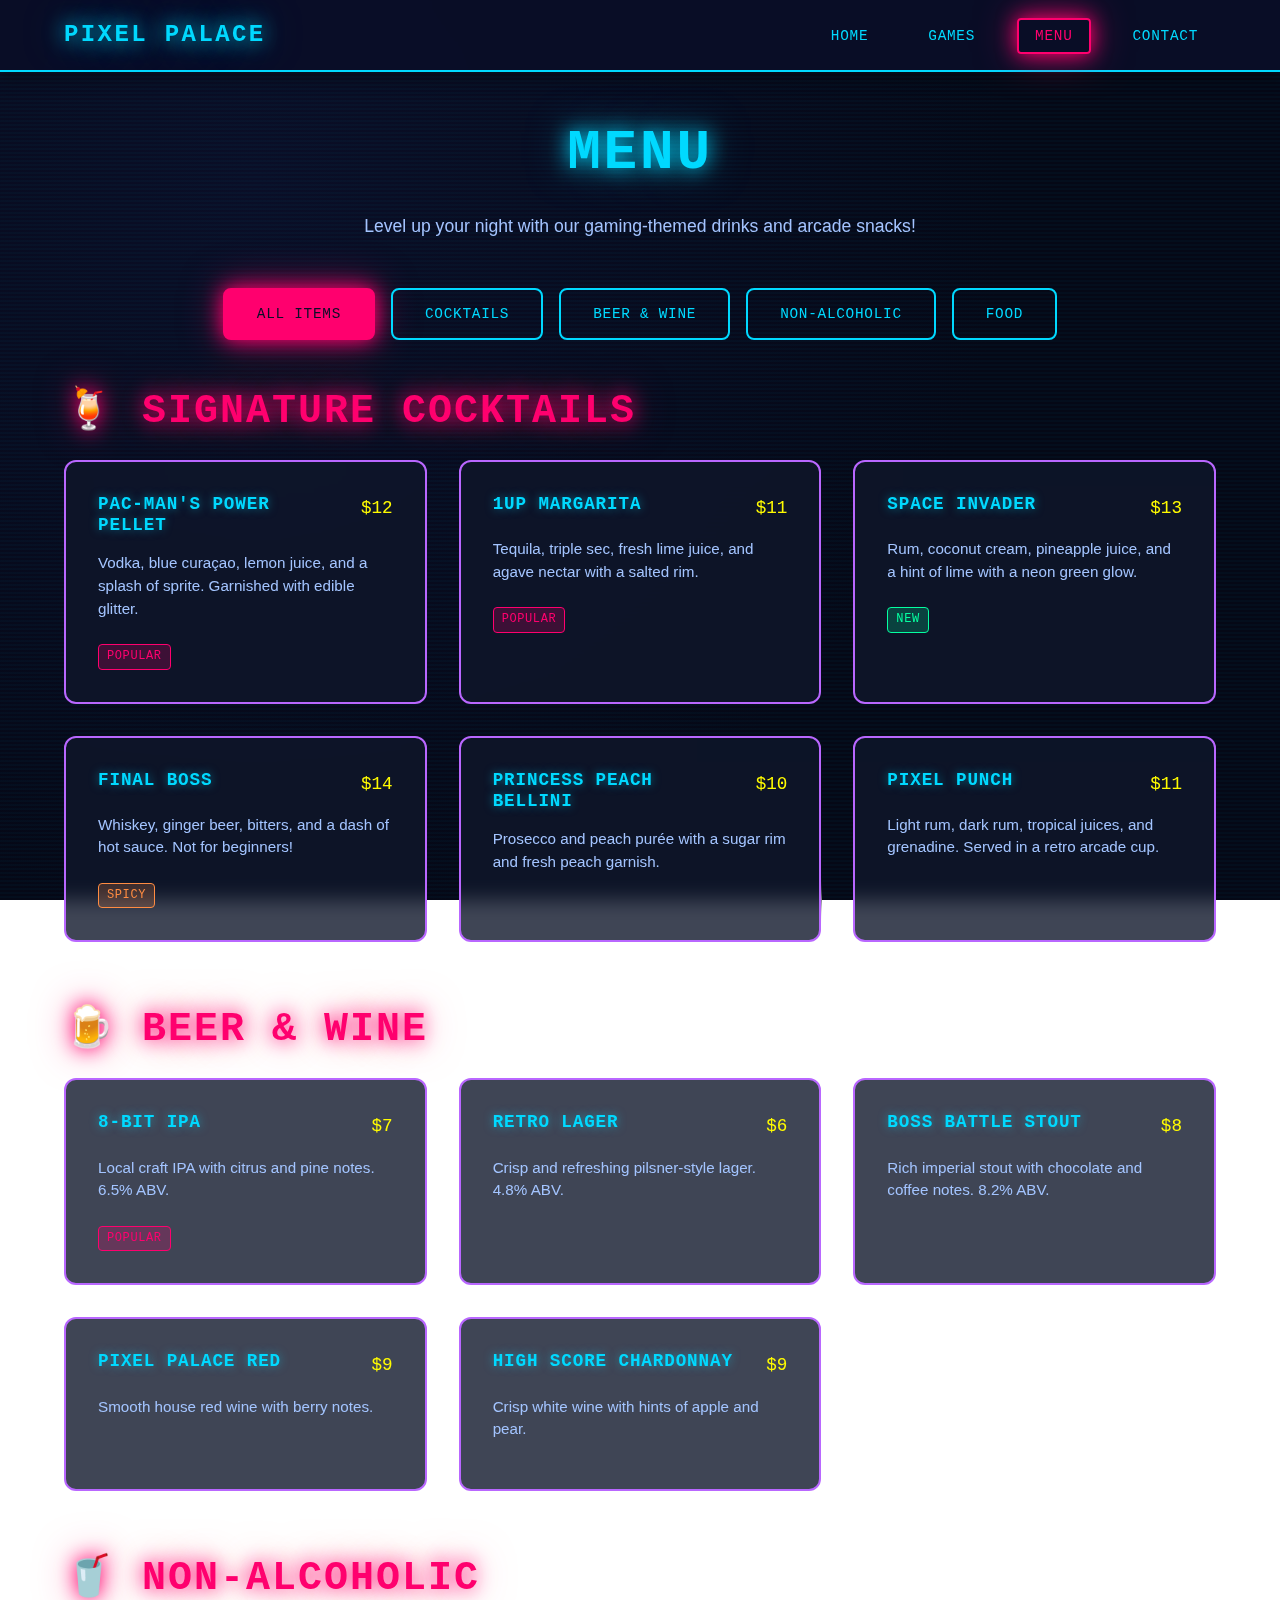
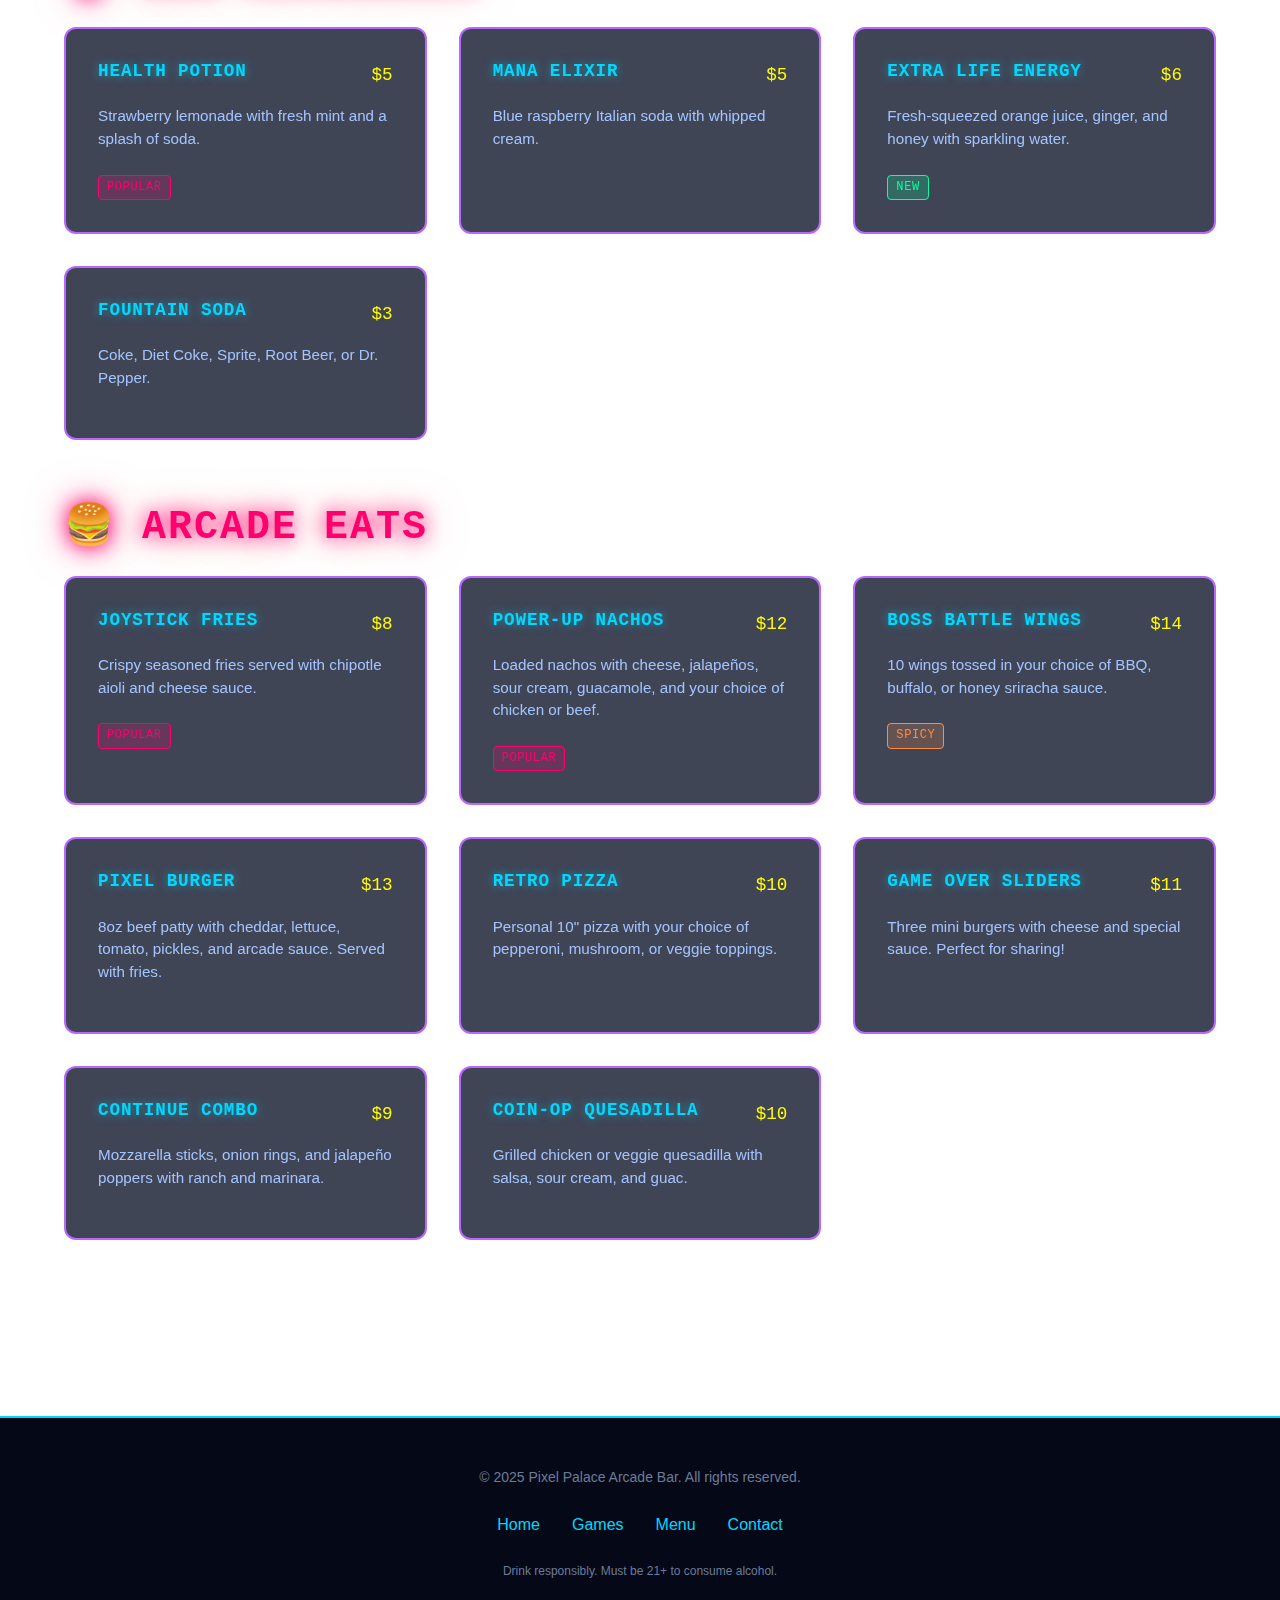
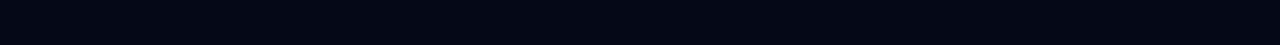
<file: menu.html>
<!DOCTYPE html>
<html lang="en">
<head>
  <!-- Meta Tags -->
  <meta charset="UTF-8">
  <meta name="viewport" content="width=device-width, initial-scale=1.0">
  <meta name="description" content="Explore our menu of craft cocktails, arcade-themed drinks, craft beers, and gamer snacks at Pixel Palace Arcade Bar.">
  <meta name="keywords" content="arcade bar menu, craft cocktails, gaming drinks, arcade food">
  
  <!-- Open Graph Tags -->
  <meta property="og:title" content="Menu - Pixel Palace Arcade Bar">
  <meta property="og:description" content="Check out our gaming-themed cocktails, craft beers, and delicious arcade snacks!">
  <meta property="og:type" content="website">
  
  <!-- Title -->
  <title>Menu - Pixel Palace Arcade Bar</title>
  
  <!-- Stylesheets -->
  <link rel="stylesheet" href="css/main.css">
  <style>
    .menu-filters {
      display: flex;
      justify-content: center;
      gap: var(--spacing-sm);
      flex-wrap: wrap;
      margin-bottom: var(--spacing-xl);
    }

    .filter-btn {
      padding: var(--spacing-sm) var(--spacing-lg);
      font-family: var(--font-heading);
      text-transform: uppercase;
      background: transparent;
      border: 2px solid var(--neon-blue);
      color: var(--neon-blue);
      border-radius: var(--radius-md);
      cursor: pointer;
      transition: all var(--transition-fast);
      font-size: 0.9rem;
      letter-spacing: 0.05em;
    }

    .filter-btn:hover {
      box-shadow: var(--glow-blue);
      transform: translateY(-2px);
    }

    .filter-btn.active {
      background: var(--neon-pink);
      border-color: var(--neon-pink);
      color: var(--bg-dark);
      box-shadow: var(--glow-pink);
    }

    .menu-section {
      margin-bottom: var(--spacing-2xl);
    }

    .menu-grid {
      display: grid;
      grid-template-columns: repeat(auto-fill, minmax(300px, 1fr));
      gap: var(--spacing-lg);
    }

    .menu-item {
      background: var(--bg-card);
      border: 2px solid var(--neon-purple);
      border-radius: var(--radius-lg);
      padding: var(--spacing-lg);
      backdrop-filter: blur(10px);
      transition: all var(--transition-normal);
    }

    .menu-item:hover {
      transform: translateY(-5px);
      box-shadow: 0 0 30px rgba(185, 103, 255, 0.4);
      border-color: var(--neon-blue);
    }

    .menu-item-header {
      display: flex;
      justify-content: space-between;
      align-items: flex-start;
      margin-bottom: var(--spacing-sm);
      gap: var(--spacing-sm);
    }

    .menu-item-name {
      font-family: var(--font-heading);
      font-size: 1.1rem;
      color: var(--neon-blue);
      text-shadow: 0 0 10px rgba(0, 217, 255, 0.5);
      margin: 0;
    }

    .menu-item-price {
      font-family: var(--font-heading);
      font-size: 1.1rem;
      color: var(--neon-yellow);
      white-space: nowrap;
    }

    .menu-item-description {
      color: var(--text-secondary);
      font-size: 0.95rem;
      line-height: 1.5;
    }

    .menu-item-badge {
      display: inline-block;
      margin-top: var(--spacing-xs);
      padding: 2px 8px;
      font-size: 0.75rem;
      font-family: var(--font-heading);
      text-transform: uppercase;
      border-radius: var(--radius-sm);
      letter-spacing: 0.05em;
    }

    .badge-popular {
      background: rgba(255, 0, 110, 0.2);
      border: 1px solid var(--neon-pink);
      color: var(--neon-pink);
    }

    .badge-new {
      background: rgba(5, 255, 161, 0.2);
      border: 1px solid var(--neon-green);
      color: var(--neon-green);
    }

    .badge-spicy {
      background: rgba(255, 140, 66, 0.2);
      border: 1px solid var(--neon-orange);
      color: var(--neon-orange);
    }

    .menu-item.hidden {
      display: none;
    }

    @media (max-width: 768px) {
      .menu-grid {
        grid-template-columns: 1fr;
      }
    }
  </style>
</head>
<body>
  
  <!-- Navigation -->
  <nav class="main-nav">
    <div class="nav-container">
      <a href="index.html" class="nav-logo">Pixel Palace</a>
      
      <button class="menu-toggle" aria-label="Toggle navigation menu" aria-expanded="false">
        <span></span>
        <span></span>
        <span></span>
      </button>
      
      <ul class="nav-links">
        <li><a href="index.html">Home</a></li>
        <li><a href="games.html">Games</a></li>
        <li><a href="menu.html">Menu</a></li>
        <li><a href="contact.html">Contact</a></li>
      </ul>
    </div>
  </nav>

  <!-- Main Content -->
  <main class="section">
    <div class="container">
      <h1 class="text-center mb-md">Menu</h1>
      <p class="text-center mb-xl" style="color: var(--text-secondary); font-size: 1.1rem;">
        Level up your night with our gaming-themed drinks and arcade snacks!
      </p>

      <!-- Filters -->
      <div class="menu-filters">
        <button class="filter-btn active" data-filter="all">All Items</button>
        <button class="filter-btn" data-filter="cocktails">Cocktails</button>
        <button class="filter-btn" data-filter="beer">Beer & Wine</button>
        <button class="filter-btn" data-filter="nonalcoholic">Non-Alcoholic</button>
        <button class="filter-btn" data-filter="food">Food</button>
      </div>

      <!-- Menu Items Container -->
      <div id="menuContainer"></div>
    </div>
  </main>

  <!-- Footer -->
  <footer class="main-footer">
    <div class="footer-content">
      <p class="footer-text">&copy; 2025 Pixel Palace Arcade Bar. All rights reserved.</p>
      <ul class="footer-links">
        <li><a href="index.html">Home</a></li>
        <li><a href="games.html">Games</a></li>
        <li><a href="menu.html">Menu</a></li>
        <li><a href="contact.html">Contact</a></li>
      </ul>
      <p class="footer-text" style="margin-top: var(--spacing-md); font-size: 0.75rem;">
        Drink responsibly. Must be 21+ to consume alcohol.
      </p>
    </div>
  </footer>

  <!-- Scripts -->
  <script src="js/storage.js"></script>
  <script src="js/navigation.js"></script>
  <script src="js/analytics.js"></script>
  <script>
    // Menu Data
    const menuData = {
      cocktails: [
        {
          name: "Pac-Man's Power Pellet",
          price: 12,
          description: "Vodka, blue curaçao, lemon juice, and a splash of sprite. Garnished with edible glitter.",
          badges: ["popular"]
        },
        {
          name: "1UP Margarita",
          price: 11,
          description: "Tequila, triple sec, fresh lime juice, and agave nectar with a salted rim.",
          badges: ["popular"]
        },
        {
          name: "Space Invader",
          price: 13,
          description: "Rum, coconut cream, pineapple juice, and a hint of lime with a neon green glow.",
          badges: ["new"]
        },
        {
          name: "Final Boss",
          price: 14,
          description: "Whiskey, ginger beer, bitters, and a dash of hot sauce. Not for beginners!",
          badges: ["spicy"]
        },
        {
          name: "Princess Peach Bellini",
          price: 10,
          description: "Prosecco and peach purée with a sugar rim and fresh peach garnish.",
          badges: []
        },
        {
          name: "Pixel Punch",
          price: 11,
          description: "Light rum, dark rum, tropical juices, and grenadine. Served in a retro arcade cup.",
          badges: []
        }
      ],
      beer: [
        {
          name: "8-Bit IPA",
          price: 7,
          description: "Local craft IPA with citrus and pine notes. 6.5% ABV.",
          badges: ["popular"]
        },
        {
          name: "Retro Lager",
          price: 6,
          description: "Crisp and refreshing pilsner-style lager. 4.8% ABV.",
          badges: []
        },
        {
          name: "Boss Battle Stout",
          price: 8,
          description: "Rich imperial stout with chocolate and coffee notes. 8.2% ABV.",
          badges: []
        },
        {
          name: "Pixel Palace Red",
          price: 9,
          description: "Smooth house red wine with berry notes.",
          badges: []
        },
        {
          name: "High Score Chardonnay",
          price: 9,
          description: "Crisp white wine with hints of apple and pear.",
          badges: []
        }
      ],
      nonalcoholic: [
        {
          name: "Health Potion",
          price: 5,
          description: "Strawberry lemonade with fresh mint and a splash of soda.",
          badges: ["popular"]
        },
        {
          name: "Mana Elixir",
          price: 5,
          description: "Blue raspberry Italian soda with whipped cream.",
          badges: []
        },
        {
          name: "Extra Life Energy",
          price: 6,
          description: "Fresh-squeezed orange juice, ginger, and honey with sparkling water.",
          badges: ["new"]
        },
        {
          name: "Fountain Soda",
          price: 3,
          description: "Coke, Diet Coke, Sprite, Root Beer, or Dr. Pepper.",
          badges: []
        }
      ],
      food: [
        {
          name: "Joystick Fries",
          price: 8,
          description: "Crispy seasoned fries served with chipotle aioli and cheese sauce.",
          badges: ["popular"]
        },
        {
          name: "Power-Up Nachos",
          price: 12,
          description: "Loaded nachos with cheese, jalapeños, sour cream, guacamole, and your choice of chicken or beef.",
          badges: ["popular"]
        },
        {
          name: "Boss Battle Wings",
          price: 14,
          description: "10 wings tossed in your choice of BBQ, buffalo, or honey sriracha sauce.",
          badges: ["spicy"]
        },
        {
          name: "Pixel Burger",
          price: 13,
          description: "8oz beef patty with cheddar, lettuce, tomato, pickles, and arcade sauce. Served with fries.",
          badges: []
        },
        {
          name: "Retro Pizza",
          price: 10,
          description: "Personal 10\" pizza with your choice of pepperoni, mushroom, or veggie toppings.",
          badges: []
        },
        {
          name: "Game Over Sliders",
          price: 11,
          description: "Three mini burgers with cheese and special sauce. Perfect for sharing!",
          badges: []
        },
        {
          name: "Continue Combo",
          price: 9,
          description: "Mozzarella sticks, onion rings, and jalapeño poppers with ranch and marinara.",
          badges: []
        },
        {
          name: "Coin-Op Quesadilla",
          price: 10,
          description: "Grilled chicken or veggie quesadilla with salsa, sour cream, and guac.",
          badges: []
        }
      ]
    };

    // Menu rendering and filtering
    (function() {
      'use strict';

      const menuContainer = document.getElementById('menuContainer');
      const filterButtons = document.querySelectorAll('.filter-btn');
      let currentFilter = 'all';

      // Render menu items
      function renderMenu(filter = 'all') {
        if (!menuContainer) return;

        menuContainer.innerHTML = '';
        
        // Determine which categories to show
        const categoriesToShow = filter === 'all' 
          ? Object.keys(menuData)
          : [filter];

        categoriesToShow.forEach(category => {
          const items = menuData[category];
          if (!items || items.length === 0) return;

          // Create section
          const section = document.createElement('div');
          section.className = 'menu-section';
          section.dataset.category = category;

          // Section title
          const title = document.createElement('h2');
          title.textContent = getCategoryTitle(category);
          section.appendChild(title);

          // Create grid
          const grid = document.createElement('div');
          grid.className = 'menu-grid';

          // Add items
          items.forEach(item => {
            const itemEl = createMenuItem(item);
            grid.appendChild(itemEl);
          });

          section.appendChild(grid);
          menuContainer.appendChild(section);
        });
      }

      // Create menu item element
      function createMenuItem(item) {
        const div = document.createElement('div');
        div.className = 'menu-item';

        // Header (name and price)
        const header = document.createElement('div');
        header.className = 'menu-item-header';

        const name = document.createElement('h3');
        name.className = 'menu-item-name';
        name.textContent = item.name;

        const price = document.createElement('div');
        price.className = 'menu-item-price';
        price.textContent = `$${item.price}`;

        header.appendChild(name);
        header.appendChild(price);
        div.appendChild(header);

        // Description
        const description = document.createElement('p');
        description.className = 'menu-item-description';
        description.textContent = item.description;
        div.appendChild(description);

        // Badges
        if (item.badges && item.badges.length > 0) {
          const badgesContainer = document.createElement('div');
          item.badges.forEach(badge => {
            const badgeEl = document.createElement('span');
            badgeEl.className = `menu-item-badge badge-${badge}`;
            badgeEl.textContent = badge;
            badgesContainer.appendChild(badgeEl);
          });
          div.appendChild(badgesContainer);
        }

        return div;
      }

      // Get friendly category title
      function getCategoryTitle(category) {
        const titles = {
          cocktails: '🍹 Signature Cocktails',
          beer: '🍺 Beer & Wine',
          nonalcoholic: '🥤 Non-Alcoholic',
          food: '🍔 Arcade Eats'
        };
        return titles[category] || category;
      }

      // Filter handling
      filterButtons.forEach(btn => {
        btn.addEventListener('click', () => {
          const filter = btn.dataset.filter;
          
          // Update active state
          filterButtons.forEach(b => b.classList.remove('active'));
          btn.classList.add('active');

          // Update filter
          currentFilter = filter;
          renderMenu(filter);

          // Track filter usage
          if (typeof window.trackEvent === 'function') {
            window.trackEvent('menu_filter', { category: filter });
          }
        });
      });

      // Initial render
      renderMenu('all');
    })();
  </script>
</body>
</html>
</file>
<file: css/main.css>
/* ============================================
   PIXEL PALACE ARCADE - Main Stylesheet
   Neon / Retro Arcade Aesthetic
   Mobile-First Responsive Design
   ============================================ */

/* --- CSS Custom Properties (Design Tokens) --- */
:root {
  /* Neon Colors */
  --neon-pink: #ff006e;
  --neon-blue: #00d9ff;
  --neon-purple: #b967ff;
  --neon-green: #05ffa1;
  --neon-yellow: #fffb00;
  --neon-orange: #ff8c42;
  
  /* Background Colors */
  --bg-dark: #0a0e27;
  --bg-darker: #050816;
  --bg-card: rgba(15, 23, 42, 0.8);
  --bg-overlay: rgba(10, 14, 39, 0.95);
  
  /* Text Colors */
  --text-primary: #e6f0ff;
  --text-secondary: #a3c4ff;
  --text-muted: #6b7c9a;
  
  /* Spacing */
  --spacing-xs: 0.5rem;
  --spacing-sm: 1rem;
  --spacing-md: 1.5rem;
  --spacing-lg: 2rem;
  --spacing-xl: 3rem;
  --spacing-2xl: 4rem;
  
  /* Typography */
  --font-body: 'Segoe UI', -apple-system, BlinkMacSystemFont, Roboto, sans-serif;
  --font-heading: 'Courier New', 'Courier', monospace;
  
  /* Border Radius */
  --radius-sm: 4px;
  --radius-md: 8px;
  --radius-lg: 12px;
  
  /* Transitions */
  --transition-fast: 150ms ease;
  --transition-normal: 300ms ease;
  --transition-slow: 500ms ease;
  
  /* Shadows */
  --shadow-sm: 0 2px 8px rgba(0, 0, 0, 0.3);
  --shadow-md: 0 4px 16px rgba(0, 0, 0, 0.4);
  --shadow-lg: 0 8px 32px rgba(0, 0, 0, 0.5);
  
  /* Neon Glow Effects */
  --glow-pink: 0 0 20px var(--neon-pink), 0 0 40px rgba(255, 0, 110, 0.5);
  --glow-blue: 0 0 20px var(--neon-blue), 0 0 40px rgba(0, 217, 255, 0.5);
  --glow-purple: 0 0 20px var(--neon-purple), 0 0 40px rgba(185, 103, 255, 0.5);
  --glow-green: 0 0 20px var(--neon-green), 0 0 40px rgba(5, 255, 161, 0.5);
}

/* --- CSS Reset & Base Styles --- */
*, *::before, *::after {
  box-sizing: border-box;
  margin: 0;
  padding: 0;
}

html {
  font-size: 16px;
  scroll-behavior: smooth;
}

body {
  font-family: var(--font-body);
  background: radial-gradient(circle at 20% 20%, var(--bg-dark), var(--bg-darker) 60%);
  background-attachment: fixed;
  color: var(--text-primary);
  line-height: 1.6;
  min-height: 100vh;
  overflow-x: hidden;
}

/* Animated background effect */
body::before {
  content: '';
  position: fixed;
  top: 0;
  left: 0;
  width: 100%;
  height: 100%;
  background: 
    repeating-linear-gradient(
      0deg,
      transparent,
      transparent 2px,
      rgba(0, 217, 255, 0.03) 2px,
      rgba(0, 217, 255, 0.03) 4px
    );
  pointer-events: none;
  z-index: 1;
  animation: scanlines 8s linear infinite;
}

@keyframes scanlines {
  0% { transform: translateY(0); }
  100% { transform: translateY(20px); }
}

/* --- Typography --- */
h1, h2, h3, h4, h5, h6 {
  font-family: var(--font-heading);
  font-weight: 700;
  line-height: 1.2;
  text-transform: uppercase;
  letter-spacing: 0.05em;
}

h1 {
  font-size: clamp(2rem, 5vw, 3.5rem);
  margin-bottom: var(--spacing-md);
  text-shadow: var(--glow-blue);
  color: var(--neon-blue);
}

h2 {
  font-size: clamp(1.5rem, 4vw, 2.5rem);
  margin-bottom: var(--spacing-md);
  text-shadow: var(--glow-pink);
  color: var(--neon-pink);
}

h3 {
  font-size: clamp(1.25rem, 3vw, 1.75rem);
  margin-bottom: var(--spacing-sm);
  color: var(--neon-purple);
  text-shadow: 0 0 10px rgba(185, 103, 255, 0.5);
}

p {
  margin-bottom: var(--spacing-sm);
  color: var(--text-secondary);
}

a {
  color: var(--neon-blue);
  text-decoration: none;
  transition: color var(--transition-fast);
}

a:hover, a:focus {
  color: var(--neon-purple);
  text-shadow: 0 0 10px rgba(185, 103, 255, 0.8);
}

/* --- Layout Containers --- */
.container {
  width: 100%;
  max-width: 1200px;
  margin: 0 auto;
  padding: 0 var(--spacing-md);
  position: relative;
  z-index: 2;
}

.container-narrow {
  max-width: 800px;
}

.section {
  padding: var(--spacing-xl) 0;
}

.section-hero {
  min-height: 80vh;
  display: flex;
  align-items: center;
  justify-content: center;
  text-align: center;
  padding: var(--spacing-2xl) 0;
}

/* --- Navigation --- */
.main-nav {
  position: sticky;
  top: 0;
  background: var(--bg-overlay);
  backdrop-filter: blur(10px);
  border-bottom: 2px solid var(--neon-blue);
  box-shadow: var(--shadow-md);
  z-index: 1000;
}

.nav-container {
  display: flex;
  justify-content: space-between;
  align-items: center;
  padding: var(--spacing-sm) var(--spacing-md);
  max-width: 1200px;
  margin: 0 auto;
}

.nav-logo {
  font-family: var(--font-heading);
  font-size: 1.5rem;
  font-weight: 700;
  color: var(--neon-blue);
  text-shadow: var(--glow-blue);
  text-transform: uppercase;
  letter-spacing: 0.1em;
  transition: transform var(--transition-fast);
}

.nav-logo:hover {
  transform: scale(1.05);
  color: var(--neon-blue);
}

.nav-links {
  display: flex;
  gap: var(--spacing-md);
  list-style: none;
  align-items: center;
}

.nav-links a {
  font-family: var(--font-heading);
  font-size: 0.9rem;
  text-transform: uppercase;
  letter-spacing: 0.05em;
  padding: var(--spacing-xs) var(--spacing-sm);
  border: 2px solid transparent;
  border-radius: var(--radius-sm);
  transition: all var(--transition-fast);
  position: relative;
}

.nav-links a:hover,
.nav-links a:focus {
  border-color: var(--neon-purple);
  box-shadow: 0 0 10px rgba(185, 103, 255, 0.5);
}

.nav-links a.active {
  border-color: var(--neon-pink);
  color: var(--neon-pink);
  box-shadow: var(--glow-pink);
}

.menu-toggle {
  display: none;
  flex-direction: column;
  gap: 5px;
  background: none;
  border: 2px solid var(--neon-blue);
  padding: var(--spacing-xs);
  cursor: pointer;
  border-radius: var(--radius-sm);
  transition: all var(--transition-fast);
}

.menu-toggle span {
  display: block;
  width: 25px;
  height: 3px;
  background: var(--neon-blue);
  transition: all var(--transition-fast);
  box-shadow: 0 0 5px var(--neon-blue);
}

.menu-toggle:hover,
.menu-toggle:focus {
  border-color: var(--neon-pink);
  box-shadow: var(--glow-pink);
}

.menu-toggle:hover span {
  background: var(--neon-pink);
  box-shadow: 0 0 10px var(--neon-pink);
}

.menu-toggle.active span:nth-child(1) {
  transform: rotate(45deg) translate(8px, 8px);
}

.menu-toggle.active span:nth-child(2) {
  opacity: 0;
}

.menu-toggle.active span:nth-child(3) {
  transform: rotate(-45deg) translate(7px, -7px);
}

/* Mobile Navigation */
@media (max-width: 768px) {
  .menu-toggle {
    display: flex;
  }

  .nav-links {
    position: fixed;
    top: 70px;
    left: 0;
    right: 0;
    flex-direction: column;
    background: var(--bg-overlay);
    backdrop-filter: blur(10px);
    padding: var(--spacing-lg);
    gap: var(--spacing-md);
    transform: translateX(-100%);
    transition: transform var(--transition-normal);
    border-bottom: 2px solid var(--neon-blue);
    box-shadow: var(--shadow-lg);
  }

  .nav-links.active {
    transform: translateX(0);
  }

  .nav-links a {
    font-size: 1.1rem;
    padding: var(--spacing-sm);
    text-align: center;
  }
}

/* --- Buttons --- */
.btn {
  display: inline-block;
  font-family: var(--font-heading);
  font-size: 1rem;
  font-weight: 700;
  text-transform: uppercase;
  letter-spacing: 0.05em;
  padding: var(--spacing-sm) var(--spacing-lg);
  border: 2px solid;
  border-radius: var(--radius-md);
  cursor: pointer;
  transition: all var(--transition-fast);
  text-align: center;
  background: transparent;
  position: relative;
  overflow: hidden;
}

.btn::before {
  content: '';
  position: absolute;
  top: 50%;
  left: 50%;
  width: 0;
  height: 0;
  background: rgba(255, 255, 255, 0.1);
  border-radius: 50%;
  transform: translate(-50%, -50%);
  transition: width var(--transition-normal), height var(--transition-normal);
}

.btn:hover::before {
  width: 300px;
  height: 300px;
}

.btn-primary {
  border-color: var(--neon-pink);
  color: var(--neon-pink);
}

.btn-primary:hover,
.btn-primary:focus {
  box-shadow: var(--glow-pink);
  transform: translateY(-2px);
}

.btn-secondary {
  border-color: var(--neon-blue);
  color: var(--neon-blue);
}

.btn-secondary:hover,
.btn-secondary:focus {
  box-shadow: var(--glow-blue);
  transform: translateY(-2px);
}

.btn-success {
  border-color: var(--neon-green);
  color: var(--neon-green);
}

.btn-success:hover,
.btn-success:focus {
  box-shadow: var(--glow-green);
  transform: translateY(-2px);
}

.btn-small {
  font-size: 0.875rem;
  padding: var(--spacing-xs) var(--spacing-md);
}

.btn-large {
  font-size: 1.25rem;
  padding: var(--spacing-md) var(--spacing-xl);
}

.btn:disabled {
  opacity: 0.5;
  cursor: not-allowed;
}

.btn:disabled:hover {
  transform: none;
  box-shadow: none;
}

/* --- Cards --- */
.card {
  background: var(--bg-card);
  border: 2px solid var(--neon-blue);
  border-radius: var(--radius-lg);
  padding: var(--spacing-lg);
  box-shadow: var(--shadow-md);
  transition: all var(--transition-normal);
  backdrop-filter: blur(10px);
}

.card:hover {
  transform: translateY(-5px);
  box-shadow: 0 0 30px rgba(0, 217, 255, 0.3), var(--shadow-lg);
  border-color: var(--neon-purple);
}

.card-header {
  margin-bottom: var(--spacing-md);
  padding-bottom: var(--spacing-sm);
  border-bottom: 1px solid rgba(255, 255, 255, 0.1);
}

.card-title {
  color: var(--neon-blue);
  text-shadow: 0 0 10px rgba(0, 217, 255, 0.5);
}

.card-body {
  color: var(--text-secondary);
}

/* --- Grid Layouts --- */
.grid {
  display: grid;
  gap: var(--spacing-lg);
}

.grid-2 {
  grid-template-columns: repeat(auto-fit, minmax(280px, 1fr));
}

.grid-3 {
  grid-template-columns: repeat(auto-fit, minmax(250px, 1fr));
}

.grid-4 {
  grid-template-columns: repeat(auto-fit, minmax(200px, 1fr));
}

/* --- Forms --- */
.form-group {
  margin-bottom: var(--spacing-md);
}

.form-label {
  display: block;
  font-family: var(--font-heading);
  font-size: 0.9rem;
  text-transform: uppercase;
  letter-spacing: 0.05em;
  color: var(--neon-blue);
  margin-bottom: var(--spacing-xs);
}

.form-control {
  width: 100%;
  padding: var(--spacing-sm);
  font-family: var(--font-body);
  font-size: 1rem;
  background: rgba(0, 0, 0, 0.5);
  border: 2px solid var(--neon-blue);
  border-radius: var(--radius-sm);
  color: var(--text-primary);
  transition: all var(--transition-fast);
}

.form-control:focus {
  outline: none;
  border-color: var(--neon-purple);
  box-shadow: 0 0 15px rgba(185, 103, 255, 0.5);
}

.form-control::placeholder {
  color: var(--text-muted);
}

.form-error {
  display: block;
  margin-top: var(--spacing-xs);
  font-size: 0.875rem;
  color: var(--neon-pink);
}

textarea.form-control {
  resize: vertical;
  min-height: 120px;
}

/* --- Tables --- */
.table-container {
  overflow-x: auto;
  border: 2px solid var(--neon-blue);
  border-radius: var(--radius-md);
  background: var(--bg-card);
}

table {
  width: 100%;
  border-collapse: collapse;
}

th, td {
  padding: var(--spacing-sm);
  text-align: left;
  border-bottom: 1px solid rgba(255, 255, 255, 0.1);
}

th {
  font-family: var(--font-heading);
  text-transform: uppercase;
  letter-spacing: 0.05em;
  color: var(--neon-pink);
  background: rgba(0, 0, 0, 0.3);
}

tr:hover {
  background: rgba(0, 217, 255, 0.05);
}

/* --- Utility Classes --- */
.text-center { text-align: center; }
.text-left { text-align: left; }
.text-right { text-align: right; }

.mt-sm { margin-top: var(--spacing-sm); }
.mt-md { margin-top: var(--spacing-md); }
.mt-lg { margin-top: var(--spacing-lg); }
.mt-xl { margin-top: var(--spacing-xl); }

.mb-sm { margin-bottom: var(--spacing-sm); }
.mb-md { margin-bottom: var(--spacing-md); }
.mb-lg { margin-bottom: var(--spacing-lg); }
.mb-xl { margin-bottom: var(--spacing-xl); }

.glow-pink { text-shadow: var(--glow-pink); }
.glow-blue { text-shadow: var(--glow-blue); }
.glow-purple { text-shadow: var(--glow-purple); }
.glow-green { text-shadow: var(--glow-green); }

/* --- Footer --- */
.main-footer {
  margin-top: var(--spacing-2xl);
  padding: var(--spacing-xl) 0;
  border-top: 2px solid var(--neon-blue);
  background: var(--bg-darker);
  text-align: center;
}

.footer-content {
  max-width: 1200px;
  margin: 0 auto;
  padding: 0 var(--spacing-md);
}

.footer-text {
  color: var(--text-muted);
  font-size: 0.875rem;
}

.footer-links {
  display: flex;
  justify-content: center;
  gap: var(--spacing-lg);
  list-style: none;
  margin-top: var(--spacing-md);
}

/* --- Accessibility --- */
.sr-only {
  position: absolute;
  width: 1px;
  height: 1px;
  padding: 0;
  margin: -1px;
  overflow: hidden;
  clip: rect(0, 0, 0, 0);
  white-space: nowrap;
  border: 0;
}

/* Focus Styles */
:focus-visible {
  outline: 2px solid var(--neon-purple);
  outline-offset: 2px;
}

/* --- Animations --- */
@keyframes pulse {
  0%, 100% { opacity: 1; }
  50% { opacity: 0.5; }
}

@keyframes float {
  0%, 100% { transform: translateY(0); }
  50% { transform: translateY(-10px); }
}

.animate-pulse {
  animation: pulse 2s ease-in-out infinite;
}

.animate-float {
  animation: float 3s ease-in-out infinite;
}

/* --- Responsive Adjustments --- */
@media (max-width: 768px) {
  :root {
    --spacing-xl: 2rem;
    --spacing-2xl: 3rem;
  }

  .section {
    padding: var(--spacing-lg) 0;
  }

  .section-hero {
    min-height: 60vh;
    padding: var(--spacing-xl) 0;
  }
}

@media (max-width: 480px) {
  html {
    font-size: 14px;
  }

  .container {
    padding: 0 var(--spacing-sm);
  }
}

/* --- Print Styles --- */
@media print {
  body::before {
    display: none;
  }

  .main-nav,
  .menu-toggle,
  .btn {
    display: none;
  }
}
</file>
